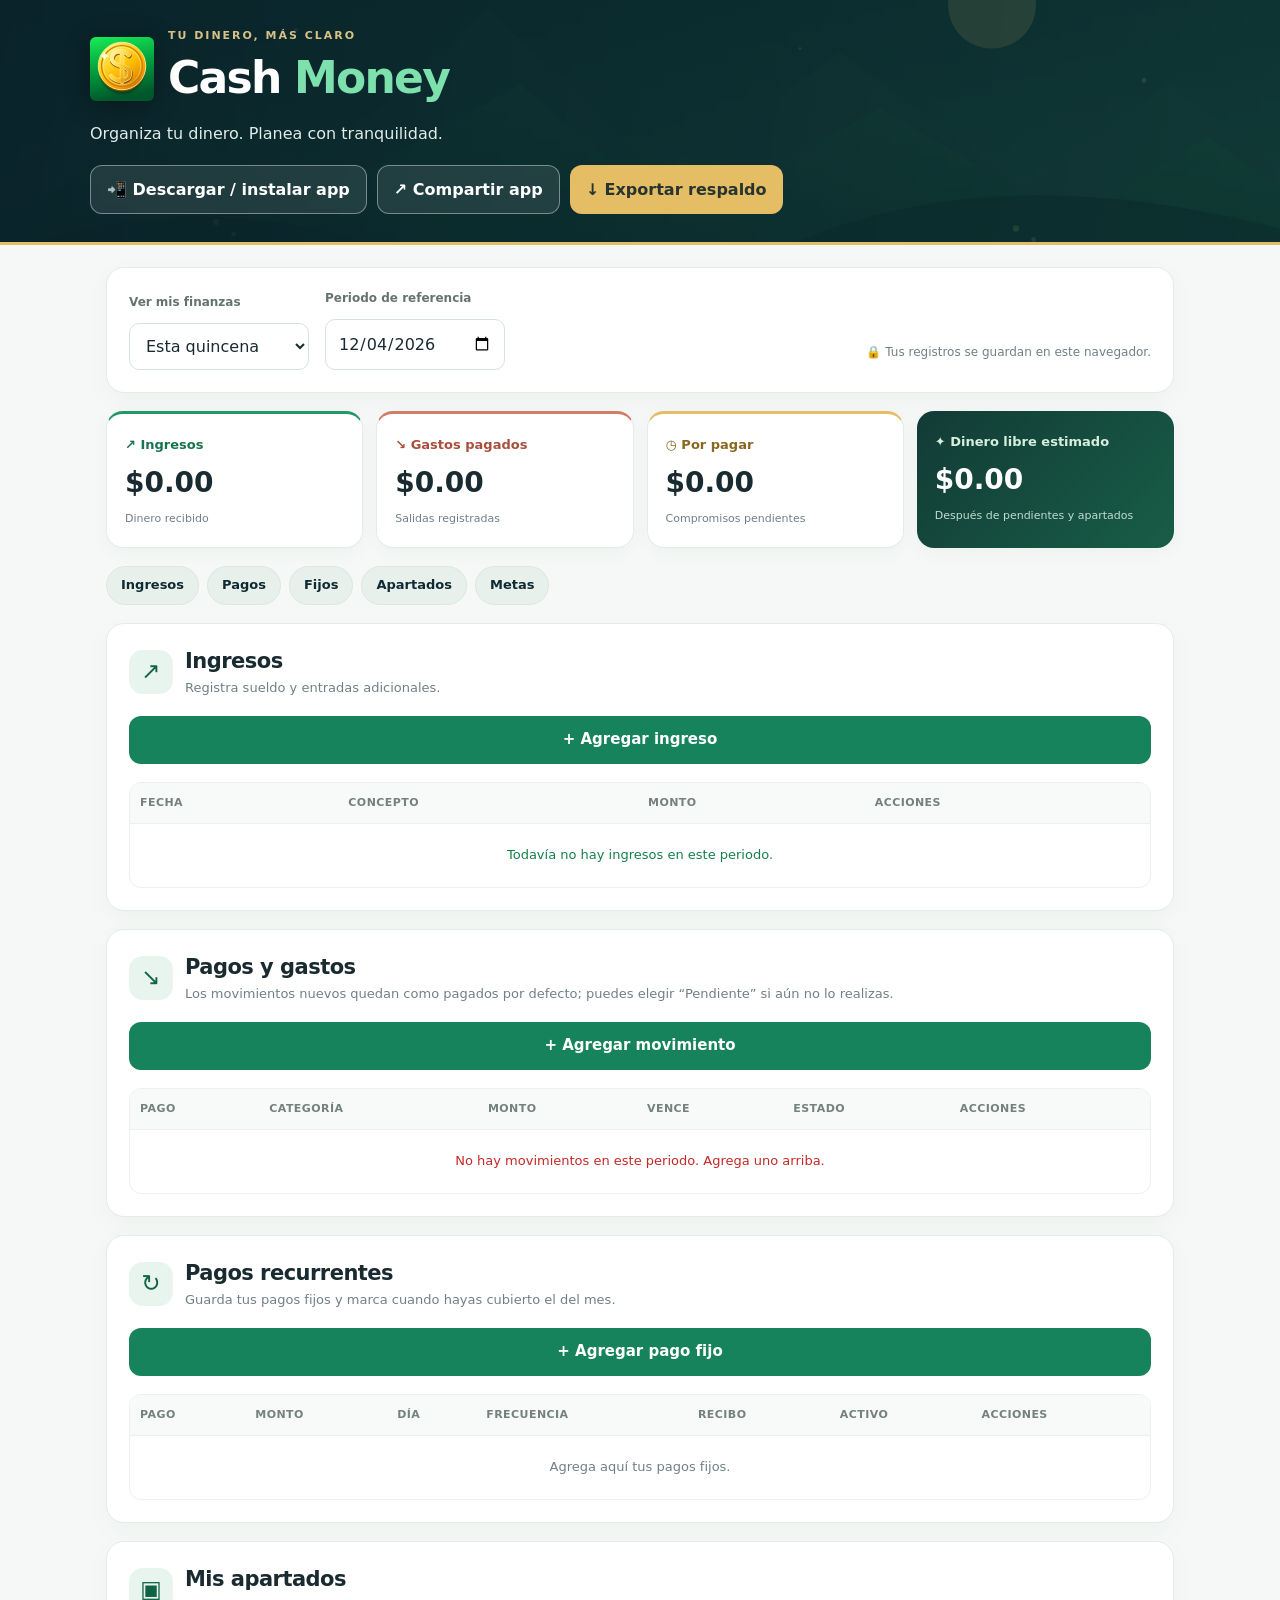
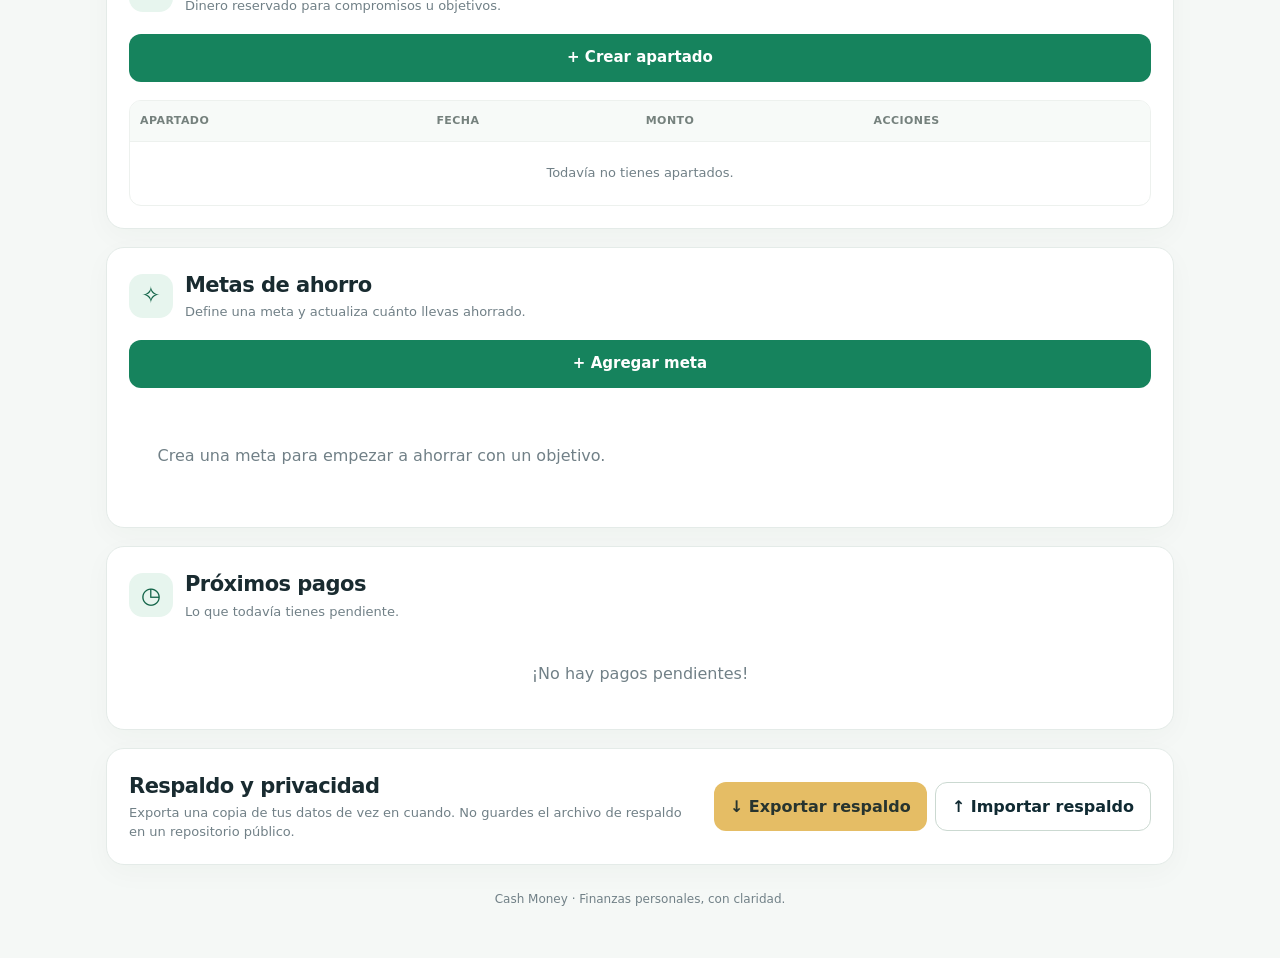
<file: index.html>
<!doctype html>
<html lang="es-MX">
<head>
<meta charset="utf-8"><meta name="viewport" content="width=device-width,initial-scale=1">
<meta name="theme-color" content="#102a32"><meta name="description" content="Cash Money: organiza ingresos, gastos, pagos, apartados y metas de ahorro.">
<link rel="manifest" href="manifest.webmanifest"><link rel="icon" href="icon.svg" type="image/svg+xml"><link rel="stylesheet" href="style.css">
<title>Cash Money</title>
</head>
<body>
<header class="hero">
  <div class="hero-content">
    <div class="brand"><img src="icon.svg" alt="" class="brand-icon"><div><p class="eyebrow">TU DINERO, MÁS CLARO</p><h1>Cash <span>Money</span></h1></div></div>
    <p class="tagline">Organiza tu dinero. Planea con tranquilidad.</p>
    <div class="header-actions"><button id="installBtn" class="btn ghost" type="button">📲 Descargar / instalar app</button><button id="shareBtn" class="btn ghost" type="button">↗ Compartir app</button><button id="exportBtn" class="btn gold">↓ Exportar respaldo</button></div>
  </div>
</header>
<main>
  <section class="toolbar panel">
    <div><label for="periodMode">Ver mis finanzas</label><select id="periodMode"><option value="quincena">Esta quincena</option><option value="mes">Este mes</option><option value="todo">Todo el historial</option></select></div>
    <div><label for="periodDate">Periodo de referencia</label><input id="periodDate" type="date"></div>
    <p class="privacy-note">🔒 Tus registros se guardan en este navegador.</p>
  </section>
  <section class="summary-grid">
    <article class="summary-card income-card"><span>↗ Ingresos</span><strong id="incomeTotal">$0.00</strong><small>Dinero recibido</small></article>
    <article class="summary-card expense-card"><span>↘ Gastos pagados</span><strong id="expenseTotal">$0.00</strong><small>Salidas registradas</small></article>
    <article class="summary-card pending-card"><span>◷ Por pagar</span><strong id="pendingTotal">$0.00</strong><small>Compromisos pendientes</small></article>
    <article class="summary-card balance-card"><span>✦ Dinero libre estimado</span><strong id="balanceTotal">$0.00</strong><small>Después de pendientes y apartados</small></article>
  </section>
  <nav class="quick-nav" aria-label="Secciones"><a href="#ingresos">Ingresos</a><a href="#gastos">Pagos</a><a href="#recurrentes">Fijos</a><a href="#apartados">Apartados</a><a href="#metas">Metas</a></nav>
  <section class="panel" id="ingresos"><div class="section-heading"><span class="section-icon">↗</span><div><h2>Ingresos</h2><p>Registra sueldo y entradas adicionales.</p></div></div>
    <button type="button" class="btn primary add-trigger" onclick="openEntryDialog('dialog-incomeForm')">+ Agregar ingreso</button><dialog class="entry-dialog" id="dialog-incomeForm"><div class="dialog-heading"><h3>Agregar ingreso</h3><button type="button" class="dialog-close" aria-label="Cerrar" onclick="closeEntryDialog('dialog-incomeForm')">×</button></div><form id="incomeForm" class="form-grid"><label>Fecha<input id="incomeDate" type="date" required></label><label>Concepto<input id="incomeConcept" placeholder="Ej. Sueldo quincenal" required></label><label>Comentario (opcional)<input id="incomeNote" placeholder="Detalle adicional"></label><label>Monto (MXN)<input id="incomeAmount" type="number" min="0.01" step=".01" placeholder="0.00" required></label><button class="btn primary">+ Agregar ingreso</button></form></dialog>
    <div class="table-wrap"><table><thead><tr><th>Fecha</th><th>Concepto</th><th>Monto</th><th>Acciones</th></tr></thead><tbody id="incomeTable"></tbody></table></div>
  </section>
  <section class="panel" id="gastos"><div class="section-heading"><span class="section-icon">↘</span><div><h2>Pagos y gastos</h2><p>Los movimientos nuevos quedan como pagados por defecto; puedes elegir “Pendiente” si aún no lo realizas.</p></div></div>
    <button type="button" class="btn primary add-trigger" onclick="openEntryDialog('dialog-expenseForm')">+ Agregar movimiento</button><dialog class="entry-dialog" id="dialog-expenseForm"><div class="dialog-heading"><h3>Agregar pago o movimiento</h3><button type="button" class="dialog-close" aria-label="Cerrar" onclick="closeEntryDialog('dialog-expenseForm')">×</button></div><form id="expenseForm" class="form-grid"><label>Nombre del movimiento<input id="expenseConcept" placeholder="Ej. Gasolina o recibo de luz" required></label><label>Tipo<select id="expenseCategory"><option>Pago</option><option>Abono</option><option>Transferencia</option><option>Compra / gasto</option><option>Pago fijo</option><option>Otro</option></select></label><label>Monto (MXN)<input id="expenseAmount" type="number" min="0.01" step=".01" placeholder="0.00" required></label><label>Fecha del movimiento<input id="expenseDate" type="date" required></label><label>Estado<select id="expenseStatus"><option value="pagado">Pagado</option><option value="pendiente">Pendiente</option></select></label><label>Fecha límite (si queda pendiente)<input id="expenseDue" type="date"></label><label class="wide-field">Comentario (opcional)<textarea id="expenseNote" rows="3" placeholder="Detalle adicional"></textarea></label><button class="btn primary">Guardar movimiento</button></form></dialog>
    <div class="table-wrap"><table><thead><tr><th>Pago</th><th>Categoría</th><th>Monto</th><th>Vence</th><th>Estado</th><th>Acciones</th></tr></thead><tbody id="expenseTable"></tbody></table></div>
  </section>
  <section class="panel" id="recurrentes"><div class="section-heading"><span class="section-icon">↻</span><div><h2>Pagos recurrentes</h2><p>Guarda tus pagos fijos y marca cuando hayas cubierto el del mes.</p></div></div>
    <button type="button" class="btn primary add-trigger" onclick="openEntryDialog('dialog-recurringForm')">+ Agregar pago fijo</button><dialog class="entry-dialog" id="dialog-recurringForm"><div class="dialog-heading"><h3>Agregar pago fijo</h3><button type="button" class="dialog-close" aria-label="Cerrar" onclick="closeEntryDialog('dialog-recurringForm')">×</button></div><form id="recurringForm" class="form-grid"><label>Concepto<input id="recurringConcept" placeholder="Ej. Cable o luz" required></label><label>Comentario (opcional)<input id="recurringNote" placeholder="Detalle adicional"></label><label>Monto (MXN)<input id="recurringAmount" type="number" min="0.01" step=".01" placeholder="0.00" required></label><label>Día de pago<input id="recurringDay" type="number" min="1" max="31" placeholder="Día 1–31" required></label><label>Frecuencia<select id="recurringFrequency"><option>Mensual</option><option>Quincenal</option><option>Semanal</option></select></label><label>Foto del recibo (opcional)<input id="recurringReceipt" type="file" accept="image/*" capture="environment"></label><button class="btn primary">+ Agregar pago fijo</button></form></dialog>
    <div class="table-wrap"><table><thead><tr><th>Pago</th><th>Monto</th><th>Día</th><th>Frecuencia</th><th>Recibo</th><th>Activo</th><th>Acciones</th></tr></thead><tbody id="recurringTable"></tbody></table></div>
  </section>
  <section class="panel" id="apartados"><div class="section-heading"><span class="section-icon">▣</span><div><h2>Mis apartados</h2><p>Dinero reservado para compromisos u objetivos.</p></div></div>
    <button type="button" class="btn primary add-trigger" onclick="openEntryDialog('dialog-allocationForm')">+ Crear apartado</button><dialog class="entry-dialog" id="dialog-allocationForm"><div class="dialog-heading"><h3>Crear apartado</h3><button type="button" class="dialog-close" aria-label="Cerrar" onclick="closeEntryDialog('dialog-allocationForm')">×</button></div><form id="allocationForm" class="form-grid"><label>¿Para qué es?<input id="allocationConcept" placeholder="Ej. Emergencias, viajes o imprevistos" required></label><label>Comentario (opcional)<input id="allocationNote" placeholder="Detalle adicional"></label><label>Monto apartado (MXN)<input id="allocationAmount" type="number" min="0.01" step=".01" placeholder="0.00" required></label><label>Fecha<input id="allocationDate" type="date" required></label><button class="btn primary">+ Crear apartado</button></form></dialog>
    <div class="table-wrap"><table><thead><tr><th>Apartado</th><th>Fecha</th><th>Monto</th><th>Acciones</th></tr></thead><tbody id="allocationTable"></tbody></table></div>
  </section>
  <section class="panel" id="metas"><div class="section-heading"><span class="section-icon">✧</span><div><h2>Metas de ahorro</h2><p>Define una meta y actualiza cuánto llevas ahorrado.</p></div></div>
    <button type="button" class="btn primary add-trigger" onclick="openEntryDialog('dialog-goalForm')">+ Agregar meta</button><dialog class="entry-dialog" id="dialog-goalForm"><div class="dialog-heading"><h3>Agregar meta de ahorro</h3><button type="button" class="dialog-close" aria-label="Cerrar" onclick="closeEntryDialog('dialog-goalForm')">×</button></div><form id="goalForm" class="form-grid"><label>Nombre de la meta<input id="goalName" placeholder="Ej. Fondo de emergencia" required></label><label>Comentario (opcional)<input id="goalNote" placeholder="Detalle adicional"></label><label>Objetivo (MXN)<input id="goalTarget" type="number" min="0.01" step=".01" placeholder="0.00" required></label><label>Ahorrado (MXN)<input id="goalSaved" type="number" min="0" step=".01" value="0" required></label><button class="btn primary">+ Agregar meta</button></form></dialog>
    <div id="goalsList" class="goals-list"></div>
  </section>
  <section class="panel upcoming-panel"><div class="section-heading"><span class="section-icon">◷</span><div><h2>Próximos pagos</h2><p>Lo que todavía tienes pendiente.</p></div></div><div id="upcoming"></div></section>
  <section class="panel backup-panel"><div><h2>Respaldo y privacidad</h2><p>Exporta una copia de tus datos de vez en cuando. No guardes el archivo de respaldo en un repositorio público.</p></div><div class="backup-actions"><button id="exportBtnBottom" class="btn gold">↓ Exportar respaldo</button><label class="btn outline import-label">↑ Importar respaldo<input id="importFile" type="file" accept=".json,application/json" hidden></label></div></section>
  <footer>Cash Money · Finanzas personales, con claridad.</footer>
</main>
<script src="app.js"></script>
<script>
let deferredInstallPrompt;
const installButton=document.getElementById("installBtn");
const appUrl="https://jarias562.github.io/Mi-financial-tracker/";
addEventListener("beforeinstallprompt",e=>{e.preventDefault();deferredInstallPrompt=e;});
installButton.addEventListener("click",async()=>{
 if(deferredInstallPrompt){deferredInstallPrompt.prompt();await deferredInstallPrompt.userChoice;deferredInstallPrompt=null;return;}
 alert("Para instalar Cash Money en Android: abre este enlace en Google Chrome, toca el menú ⋮ y elige ‘Instalar app’ o ‘Añadir a pantalla principal’. Si ya la instalaste, puedes abrirla desde el icono de tu teléfono.");
});
document.getElementById("shareBtn").addEventListener("click",async()=>{
 try{if(navigator.share){await navigator.share({title:"Cash Money",text:"Prueba Cash Money, mi app de finanzas personales.",url:appUrl});}
 else if(navigator.clipboard){await navigator.clipboard.writeText(appUrl);alert("Enlace copiado. Ya puedes enviárselo a tu esposa.");}
 else{prompt("Copia este enlace y compártelo:",appUrl);}}
 catch(e){if(e.name!=="AbortError")prompt("Copia este enlace y compártelo:",appUrl);}
});
if("serviceWorker"in navigator)addEventListener("load",async()=>{
 try{const reg=await navigator.serviceWorker.register("./sw.js",{updateViaCache:"none"});await reg.update();}catch(e){console.log("La app funcionará en modo web si no se puede actualizar sin conexión.");}
});
</script>
</body></html>
</file>
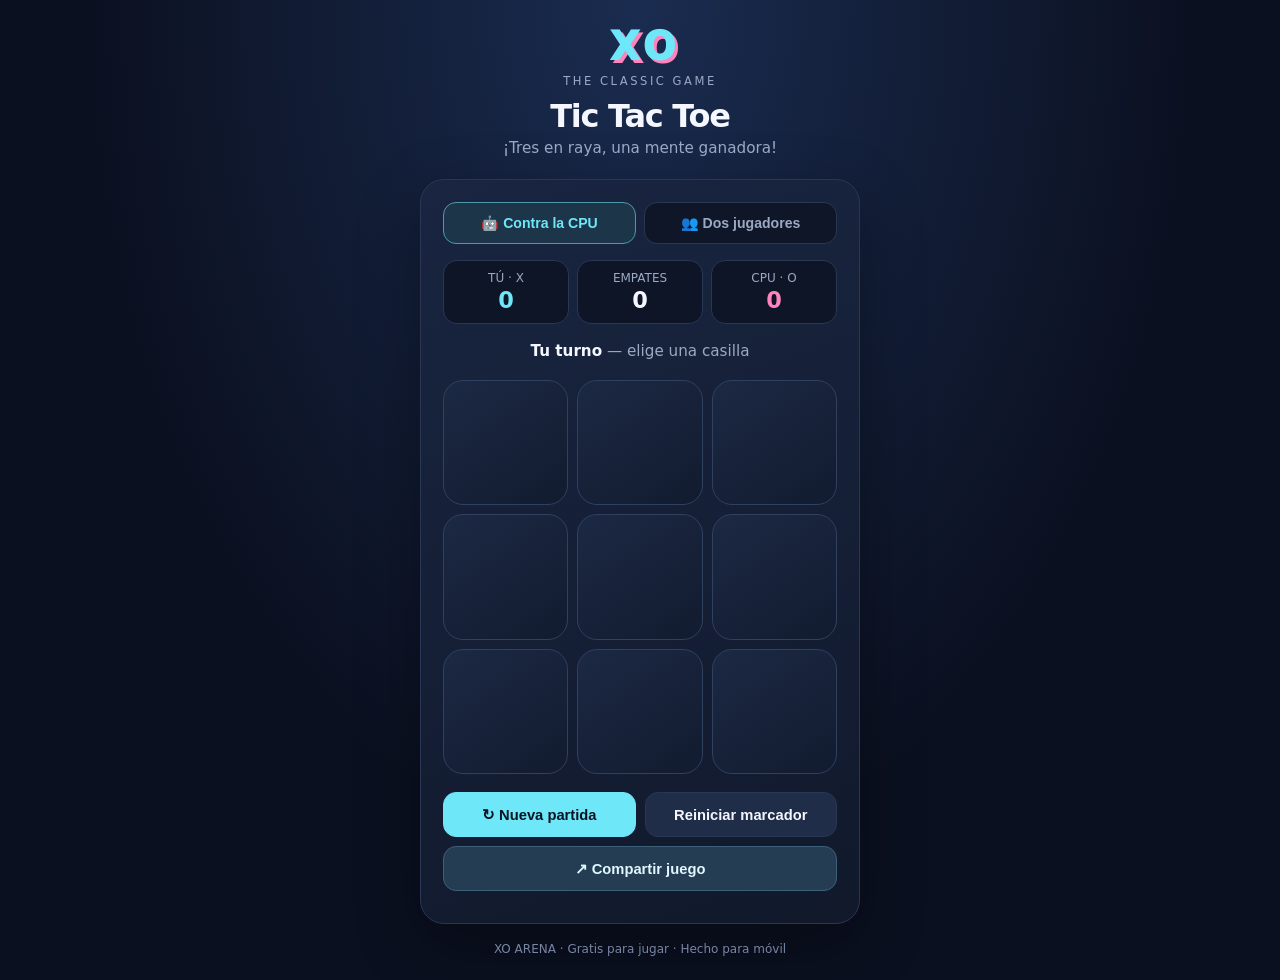
<file: tic-tac-toe/index.html>
<!doctype html>
<html lang="es">
<head>
<meta charset="utf-8">
<meta name="viewport" content="width=device-width, initial-scale=1, viewport-fit=cover">
<meta name="theme-color" content="#10172a">
<meta name="description" content="Juega Tic Tac Toe contra otra persona o contra la computadora.">
<link rel="manifest" href="manifest.webmanifest">
<link rel="icon" href="icon.svg" type="image/svg+xml">
<title>Tic Tac Toe — XO Arena</title>
<style>
:root{color-scheme:dark;--bg:#0b1020;--panel:#141d33;--line:#293654;--text:#f4f7ff;--muted:#9ba9c5;--cyan:#6ee7f9;--pink:#ff83bd;--gold:#ffd166}
*{box-sizing:border-box}body{margin:0;min-height:100vh;background:radial-gradient(ellipse at top,#1a2c50 0%,var(--bg) 62%);font-family:system-ui,-apple-system,Segoe UI,sans-serif;color:var(--text);display:flex;justify-content:center;padding:24px 16px calc(24px + env(safe-area-inset-bottom))}
main{width:min(100%,440px);margin:auto}.brand{text-align:center;margin-bottom:22px}.logo{font-size:2.4rem;font-weight:950;letter-spacing:-5px;color:var(--cyan);text-shadow:3px 3px 0 #ff83bd}.eyebrow{font-size:.72rem;text-transform:uppercase;letter-spacing:.22em;color:var(--muted);margin-top:5px}.brand h1{font-size:2rem;margin:9px 0 4px;letter-spacing:-.04em}.brand p{margin:0;color:var(--muted);font-size:.95rem}
.panel{background:linear-gradient(160deg,#192541,#11192b);border:1px solid var(--line);border-radius:24px;padding:18px;box-shadow:0 22px 65px #0005}
.modes{display:grid;grid-template-columns:1fr 1fr;gap:8px;margin-bottom:16px}.mode{border:1px solid var(--line);border-radius:13px;background:#0e1628;color:var(--muted);padding:12px 8px;font-weight:750;font-size:.88rem;cursor:pointer}.mode.active{background:#1c3549;color:var(--cyan);border-color:#4e9aaa}
.score{display:grid;grid-template-columns:repeat(3,1fr);gap:8px;margin-bottom:18px}.score article{background:#0d1526;border:1px solid var(--line);border-radius:14px;padding:10px 5px;text-align:center}.score span{display:block;color:var(--muted);font-size:.75rem}.score strong{display:block;font-size:1.4rem;margin-top:2px}.score .x{color:var(--cyan)}.score .o{color:var(--pink)}
.status{text-align:center;color:var(--muted);min-height:26px;font-size:.95rem;margin:5px 0 12px}.status b{color:var(--text)}
.board{display:grid;grid-template-columns:repeat(3,1fr);gap:9px;aspect-ratio:1;margin-bottom:18px}.cell{border:1px solid #30405f;border-radius:18px;background:linear-gradient(145deg,#1c2944,#121b2f);font-size:clamp(2.8rem,15vw,4.3rem);font-weight:900;display:grid;place-items:center;cursor:pointer;transition:transform .12s,border-color .12s;min-width:0;touch-action:manipulation}.cell:active{transform:scale(.96)}.cell:disabled{cursor:default}.cell.x{color:var(--cyan)}.cell.o{color:var(--pink)}.cell.win{background:#263d4a;border-color:var(--gold);box-shadow:inset 0 0 22px #ffd16620}
.actions{display:grid;grid-template-columns:1fr 1fr;gap:9px}.share-row{margin-top:9px}.share-row .btn{width:100%;background:#243d53;border-color:#3c6078;color:#dff8ff}.btn{padding:13px;border-radius:13px;border:1px solid var(--line);background:#202d48;color:var(--text);font-weight:800;cursor:pointer;font-size:.92rem}.btn.primary{background:var(--cyan);color:#091321;border-color:var(--cyan)}.foot{text-align:center;color:#7786a4;font-size:.75rem;margin:18px 0 0}
@media(min-width:420px){.panel{padding:22px}.cell{border-radius:20px}}
</style>
</head>
<body><main>
<header class="brand"><div class="logo">X O</div><div class="eyebrow">The classic game</div><h1>Tic Tac Toe</h1><p>¡Tres en raya, una mente ganadora!</p></header>
<section class="panel" aria-label="Juego Tic Tac Toe">
<div class="modes"><button class="mode active" id="cpuMode">🤖 Contra la CPU</button><button class="mode" id="twoMode">👥 Dos jugadores</button></div>
<div class="score"><article><span id="xLabel">TÚ · X</span><strong class="x" id="xScore">0</strong></article><article><span>EMPATES</span><strong id="drawScore">0</strong></article><article><span id="oLabel">CPU · O</span><strong class="o" id="oScore">0</strong></article></div>
<div class="status" id="status" aria-live="polite"><b>Tu turno</b> — elige una casilla</div>
<div class="board" id="board" role="group" aria-label="Tablero de 3 por 3"></div>
<div class="actions"><button class="btn primary" id="newGame">↻ Nueva partida</button><button class="btn" id="reset">Reiniciar marcador</button></div><div class="share-row"><button class="btn" id="shareGame">↗ Compartir juego</button></div><p id="shareStatus" class="status" aria-live="polite" style="margin:10px 0 0;min-height:0"></p>
</section><p class="foot">XO ARENA · Gratis para jugar · Hecho para móvil</p>
</main>
<script>
const boardEl=document.querySelector('#board'),statusEl=document.querySelector('#status');
let cells=Array(9).fill(''),turn='X',mode='cpu',over=false,scores={X:0,O:0,D:0},winning=[];
const wins=[[0,1,2],[3,4,5],[6,7,8],[0,3,6],[1,4,7],[2,5,8],[0,4,8],[2,4,6]];
function render(){boardEl.innerHTML='';cells.forEach((v,i)=>{const b=document.createElement('button');b.className='cell'+(v?' '+v.toLowerCase():'')+(winning.includes(i)?' win':'');b.textContent=v;b.setAttribute('aria-label','Casilla '+(i+1)+(v?', '+v:' vacía'));b.disabled=!!v||over||(mode==='cpu'&&turn==='O');b.onclick=()=>play(i);boardEl.appendChild(b)});document.querySelector('#xScore').textContent=scores.X;document.querySelector('#oScore').textContent=scores.O;document.querySelector('#drawScore').textContent=scores.D}
function check(){for(const line of wins)if(cells[line[0]]&&line.every(i=>cells[i]===cells[line[0]]))return line;return null}
function play(i){if(cells[i]||over)return;cells[i]=turn;let line=check();if(line){winning=line;over=true;scores[turn]++;statusEl.innerHTML=turn==='X'?'<b>¡Ganaste! 🎉</b>':'<b>¡'+(mode==='cpu'?'La CPU ganó 🤖':'Jugador O ganó')+'!</b>';render();return}if(cells.every(Boolean)){over=true;scores.D++;statusEl.innerHTML='<b>¡Empate!</b> Buena partida 🤝';render();return}turn=turn==='X'?'O':'X';status();render();if(mode==='cpu'&&turn==='O'){setTimeout(cpuMove,360)}}
function cpuMove(){if(over||mode!=='cpu')return;let move=bestMove();play(move)}
function bestMove(){// Minimax: la CPU juega de forma óptima
let best=-Infinity,choice=-1;for(let i=0;i<9;i++)if(!cells[i]){cells[i]='O';let score=minimax(false,0);cells[i]='';if(score>best){best=score;choice=i}}return choice}
function minimax(maximizing,depth){const line=check();if(line)return cells[line[0]]==='O'?10-depth:depth-10;if(cells.every(Boolean))return 0;if(maximizing){let best=-Infinity;for(let i=0;i<9;i++)if(!cells[i]){cells[i]='O';best=Math.max(best,minimax(false,depth+1));cells[i]=''}return best}else{let best=Infinity;for(let i=0;i<9;i++)if(!cells[i]){cells[i]='X';best=Math.min(best,minimax(true,depth+1));cells[i]=''}return best}}
function status(){statusEl.innerHTML=turn==='X'?'<b>Tu turno</b> — elige una casilla':mode==='cpu'?'<b>Turno de la CPU</b>':'<b>Turno del jugador O</b>'}
function newGame(){cells=Array(9).fill('');turn='X';over=false;winning=[];status();render()}
function setMode(m){mode=m;document.querySelector('#cpuMode').classList.toggle('active',m==='cpu');document.querySelector('#twoMode').classList.toggle('active',m==='two');document.querySelector('#xLabel').textContent=m==='cpu'?'TÚ · X':'JUGADOR X';document.querySelector('#oLabel').textContent=m==='cpu'?'CPU · O':'JUGADOR O';newGame()}
document.querySelector('#shareGame').onclick=async()=>{const shareUrl='https://jarias562.github.io/Mi-financial-tracker/tic-tac-toe/';const shareData={title:'Tic Tac Toe — XO Arena',text:'¡Juega Tic Tac Toe conmigo! Abre este enlace y agrega el juego a tu pantalla de inicio para tenerlo como una app.',url:shareUrl};const msg=document.querySelector('#shareStatus');try{if(navigator.share){await navigator.share(shareData);msg.textContent='¡Listo! Comparte el enlace con tus amigos.'}else if(navigator.clipboard&&window.isSecureContext){await navigator.clipboard.writeText(shareUrl);msg.textContent='¡Enlace copiado! Ya puedes pegarlo en WhatsApp, TikTok o donde quieras.'}else{window.prompt('Copia este enlace para compartir el juego:',shareUrl);msg.textContent='Copia el enlace y envíalo a tus amigos.'}}catch(err){if(err.name!=='AbortError') {try{window.prompt('Copia este enlace para compartir el juego:',shareUrl)}catch(e){} }}};
document.querySelector('#cpuMode').onclick=()=>setMode('cpu');document.querySelector('#twoMode').onclick=()=>setMode('two');document.querySelector('#newGame').onclick=newGame;document.querySelector('#reset').onclick=()=>{scores={X:0,O:0,D:0};newGame()};render();
if('serviceWorker' in navigator && location.protocol.startsWith('http'))window.addEventListener('load',()=>navigator.serviceWorker.register('sw.js').catch(()=>{}));
</script></body></html>
</file>
<file: style.css>
:root{--navy:#102a32;--navy2:#173c42;--green:#16835d;--green-dark:#116347;--mint:#e7f5ee;--gold:#e5bd65;--gold-dark:#8b6723;--ink:#192b30;--muted:#718087;--line:#e4ebe8;--paper:#f5f8f6;--white:#fff;--red:#a8433c}*{box-sizing:border-box}html{scroll-behavior:smooth;scroll-padding-top:16px}body{margin:0;font-family:Inter,ui-sans-serif,system-ui,-apple-system,BlinkMacSystemFont,"Segoe UI",sans-serif;background:var(--paper);color:var(--ink);line-height:1.45}.hero{color:#fff;background:linear-gradient(100deg,rgba(9,34,41,.96),rgba(12,51,48,.79)),url("header-landscape.svg") center 48%/cover no-repeat;min-height:245px;padding:28px max(20px,calc((100% - 1100px)/2));border-bottom:3px solid var(--gold)}.hero-content{max-width:1100px;margin:auto}.brand{display:flex;align-items:center;gap:14px}.brand-icon{width:64px;height:64px;filter:drop-shadow(0 4px 12px #0005)}.eyebrow{margin:0 0 2px;font-size:11px;letter-spacing:.18em;color:#d7c184;font-weight:800}.brand h1{margin:0;font-size:clamp(30px,5vw,44px);letter-spacing:-.04em}.brand h1 span{color:#7de0ad}.tagline{margin:12px 0 20px;color:#e0ece7}.header-actions{display:flex;gap:10px;flex-wrap:wrap}.header-actions .btn{min-height:44px}.btn{border:0;border-radius:12px;padding:12px 16px;font:inherit;font-weight:750;cursor:pointer;transition:transform .15s,filter .15s}.btn:active{transform:scale(.98)}.primary{background:var(--green);color:#fff}.primary:hover{background:var(--green-dark)}.gold{background:var(--gold);color:#27342f}.ghost{background:#ffffff18;border:1px solid #ffffff66;color:white}.outline{background:#fff;border:1px solid #cbd9d1;color:var(--navy)}main{max-width:1100px;margin:22px auto;padding:0 16px}.panel{background:#fff;border:1px solid var(--line);border-radius:18px;padding:22px;margin-bottom:18px;box-shadow:0 8px 28px #153a2b08}.toolbar{display:flex;align-items:end;gap:16px;flex-wrap:wrap}.toolbar>div{display:grid;gap:6px;min-width:180px}.toolbar label,.form-grid label{font-size:12px;font-weight:750;color:#65736f}.toolbar select,.toolbar input,.form-grid input,.form-grid select{width:100%;min-width:0;margin-top:5px;padding:12px;border:1px solid #d9e2dd;background:#fff;border-radius:10px;color:var(--ink);font:inherit}.privacy-note{font-size:12px;color:var(--muted);margin:0 0 8px auto}.summary-grid{display:grid;grid-template-columns:repeat(4,minmax(0,1fr));gap:13px;margin:18px 0}.summary-card{border-radius:17px;padding:18px;background:#fff;border:1px solid var(--line);box-shadow:0 5px 20px #153a2b08}.summary-card span{font-size:13px;font-weight:750}.summary-card strong{display:block;font-size:clamp(20px,2.8vw,28px);margin:8px 0 2px;overflow-wrap:anywhere}.summary-card small{font-size:11px;color:var(--muted)}.income-card{border-top:3px solid #249768}.income-card span{color:#19744f}.expense-card{border-top:3px solid #d17c64}.expense-card span{color:#a84e3d}.pending-card{border-top:3px solid var(--gold)}.pending-card span{color:#896720}.balance-card{background:linear-gradient(135deg,#123b35,#185d47);color:#fff;border:0}.balance-card span{color:#d7efdf}.balance-card small{color:#c0ddd0}.quick-nav{display:flex;gap:8px;overflow-x:auto;padding:0 0 14px;margin-bottom:4px}.quick-nav a{white-space:nowrap;text-decoration:none;color:var(--navy);background:#e8f0ec;border:1px solid #dce7e1;border-radius:999px;padding:9px 14px;font-size:13px;font-weight:750}.section-heading{display:flex;gap:12px;align-items:center;margin-bottom:18px}.section-icon{display:grid;place-items:center;width:44px;height:44px;border-radius:14px;background:var(--mint);color:var(--green-dark);font-size:23px}.section-heading h2,.backup-panel h2{margin:0;font-size:21px;letter-spacing:-.025em}.section-heading p,.backup-panel p{margin:3px 0 0;color:var(--muted);font-size:13px}.form-grid{display:grid;grid-template-columns:repeat(4,minmax(0,1fr));gap:12px;align-items:end;margin-bottom:18px}.form-grid .btn{min-height:45px}.table-wrap{overflow-x:auto;border:1px solid #edf1ee;border-radius:12px}table{width:100%;border-collapse:collapse;min-width:590px}th,td{padding:12px 10px;text-align:left;border-bottom:1px solid #edf1ee;font-size:13px;white-space:nowrap}th{background:#f7faf8;color:#75817d;font-size:11px;text-transform:uppercase;letter-spacing:.04em}tbody tr:last-child td{border-bottom:0}.empty{text-align:center;color:var(--muted);padding:22px}.delete,.edit{padding:7px 9px;border:0;border-radius:8px;font-size:12px;font-weight:700;cursor:pointer}.delete{background:#fae9e6;color:#9b3c32}.edit{background:#e8f3ed;color:#146345;margin-right:5px}.toggle{accent-color:var(--green);width:17px;height:17px;vertical-align:middle}.status{font-size:11px;font-weight:750;border-radius:99px;padding:5px 8px}.status.paid{background:#e5f5eb;color:#167046}.status.pending{background:#fff2d7;color:#895e13}.goals-list{display:grid;grid-template-columns:repeat(2,minmax(0,1fr));gap:12px}.goal{border:1px solid var(--line);border-radius:14px;padding:15px}.goal-top{display:flex;justify-content:space-between;gap:10px;align-items:start}.goal h3{font-size:15px;margin:0 0 5px}.goal p{font-size:12px;color:var(--muted);margin:0}.progress{height:9px;background:#eaf0ec;border-radius:99px;overflow:hidden;margin:13px 0 8px}.progress span{display:block;height:100%;background:linear-gradient(90deg,#18875d,#83c66e);border-radius:99px}.goal-actions{display:flex;gap:7px;margin-top:10px}.goal-actions button{font-size:11px}.upcomingItem{display:flex;justify-content:space-between;gap:12px;align-items:center;padding:13px 0;border-bottom:1px solid var(--line)}.upcomingItem:last-child{border-bottom:0}.upcomingItem small{display:block;color:var(--muted);margin-top:3px}.upcomingItem strong{white-space:nowrap}.backup-panel{display:flex;justify-content:space-between;gap:18px;align-items:center}.backup-actions{display:flex;gap:8px;flex-wrap:wrap;flex-shrink:0}.import-label{display:inline-flex;align-items:center;cursor:pointer}footer{text-align:center;color:var(--muted);font-size:12px;padding:8px 0 28px}@media(max-width:800px){.summary-grid{grid-template-columns:repeat(2,minmax(0,1fr))}.form-grid{grid-template-columns:repeat(2,minmax(0,1fr))}.privacy-note{width:100%;margin:0}.hero{padding:25px 20px}.toolbar>div{flex:1;min-width:140px}}@media(max-width:520px){main{padding:0 11px;margin-top:14px}.panel{padding:16px;border-radius:15px}.summary-grid{gap:9px}.summary-card{padding:14px}.summary-card strong{font-size:20px}.form-grid{grid-template-columns:1fr}.form-grid .btn{width:100%}.brand-icon{width:54px;height:54px}.tagline{font-size:14px}.backup-panel{align-items:stretch;flex-direction:column}.backup-actions{display:grid;grid-template-columns:1fr 1fr}.backup-actions .btn{font-size:12px;padding:11px 8px}.goals-list{grid-template-columns:1fr}.toolbar{gap:10px}.toolbar>div{min-width:calc(50% - 6px)}}
/* Formularios compactos: se despliegan al tocar el botón verde */
.form-disclosure{margin-bottom:18px}.form-disclosure>summary{display:inline-flex;align-items:center;justify-content:center;list-style:none;min-height:44px;user-select:none}.form-disclosure>summary::-webkit-details-marker{display:none}.form-disclosure[open]>summary{margin-bottom:14px}.form-disclosure .form-grid{margin-bottom:0}.form-disclosure .form-grid .btn{min-height:45px}.form-disclosure summary:focus-visible{outline:3px solid #e5bd65;outline-offset:3px}

/* Popup dialogs for all data-entry forms */
.add-trigger{width:100%;min-height:48px;margin:0 0 18px;font-size:15px}
.entry-dialog{width:min(560px,calc(100% - 28px));max-width:560px;max-height:85dvh;overflow:auto;border:0;border-radius:20px;padding:22px;background:#fff;color:var(--ink);box-shadow:0 22px 70px #071d1c55}
.entry-dialog::backdrop{background:rgba(8,25,29,.62);backdrop-filter:blur(3px)}
.dialog-heading{display:flex;align-items:center;justify-content:space-between;gap:12px;margin-bottom:16px}
.dialog-heading h3{font-size:20px;margin:0}
.dialog-close{width:38px;height:38px;border:0;border-radius:50%;background:#eef4f0;color:var(--navy);font-size:28px;line-height:1;cursor:pointer}
.entry-dialog .form-grid{display:grid;grid-template-columns:1fr 1fr;gap:12px;margin:0}
.entry-dialog .form-grid .btn{grid-column:1/-1;width:100%}
.entry-dialog .form-grid .wide-field{grid-column:1/-1}
.entry-dialog textarea{width:100%;margin-top:5px;padding:12px;border:1px solid #d9e2dd;background:#fff;border-radius:10px;color:var(--ink);font:inherit;resize:vertical}
@media(max-width:520px){.entry-dialog{padding:18px;max-height:88dvh}.entry-dialog .form-grid{grid-template-columns:1fr}.entry-dialog .form-grid .wide-field{grid-column:auto}}

/* Colores para distinguir ingresos y gastos registrados */
#incomeTable td { color: #16804a; }
#expenseTable td { color: #c62828; }
#expenseTable .status.paid { color: #167046; }
#expenseTable .status.pending { color: #895e13; }
#expenseTable .edit, #expenseTable .delete { color: inherit; }

/* Forzar colores visibles en los registros, incluso si otro estilo los sobrescribe */
#incomeTable tr td { color: #16804a !important; }
#expenseTable tr td { color: #c62828 !important; }
#expenseTable tr td .status.paid { color: #167046 !important; }
#expenseTable tr td .status.pending { color: #895e13 !important; }
#expenseTable tr td button.edit { color: #146345 !important; }
#expenseTable tr td button.delete { color: #9b3c32 !important; }
</file>
